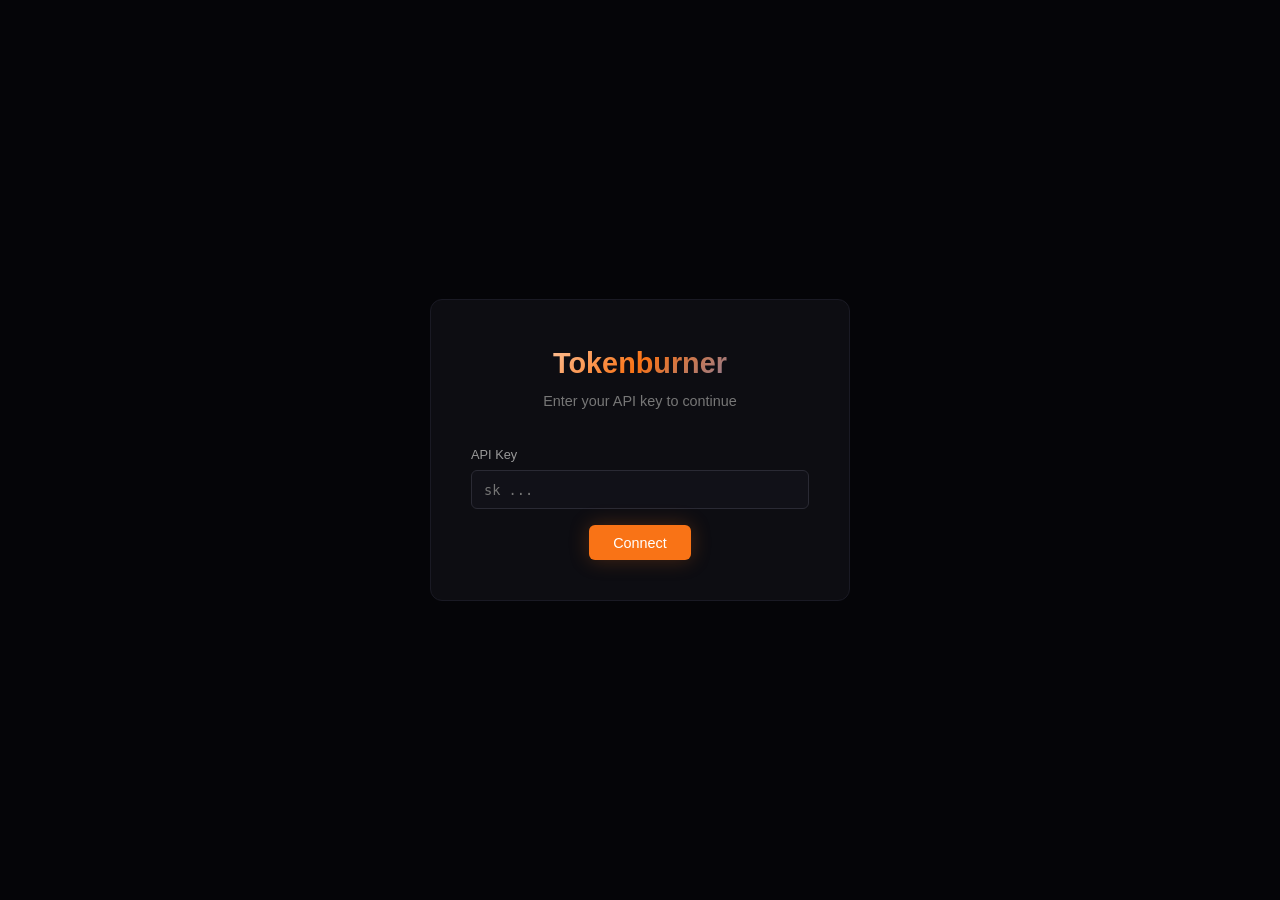
<file: product-template/static/index.html>
<!DOCTYPE html>
<html lang="en">
<head>
    <meta charset="UTF-8">
    <meta name="viewport" content="width=device-width, initial-scale=1.0">
    <title>Tokenburner Product</title>
    <style>
        * { margin: 0; padding: 0; box-sizing: border-box; }
        body {
            font-family: -apple-system, BlinkMacSystemFont, 'Segoe UI', Inter, sans-serif;
            background: #050508;
            color: #f0f0f0;
            min-height: 100vh;
            line-height: 1.6;
        }
        .page { max-width: 900px; margin: 0 auto; padding: 2rem; }

        /* ─── Auth Screen ─── */
        .auth-screen {
            display: flex; align-items: center; justify-content: center;
            min-height: 100vh;
        }
        .auth-box {
            background: #0d0d12; border: 1px solid #1a1a24; border-radius: 12px;
            padding: 2.5rem; width: 100%; max-width: 420px; text-align: center;
        }
        .auth-box h1 {
            font-size: 1.8rem; font-weight: 800; margin-bottom: 0.25rem;
            background: linear-gradient(135deg, #fff, #f97316, #3b82f6);
            -webkit-background-clip: text; -webkit-text-fill-color: transparent;
        }
        .auth-box .subtitle { color: #777; font-size: 0.9rem; margin-bottom: 2rem; }
        .auth-box label { display: block; text-align: left; color: #999; font-size: 0.8rem; margin-bottom: 0.3rem; }
        .auth-box input {
            width: 100%; padding: 0.65rem 0.75rem; margin-bottom: 1rem;
            background: #111118; border: 1px solid #2a2a34; border-radius: 6px;
            color: #f0f0f0; font-family: monospace; font-size: 0.85rem;
        }
        .auth-box input:focus { outline: none; border-color: #f97316; }
        .auth-box .error { color: #ef4444; font-size: 0.85rem; margin-bottom: 1rem; display: none; }
        .btn {
            display: inline-block; padding: 0.6rem 1.5rem; border-radius: 6px;
            font-size: 0.9rem; font-weight: 500; cursor: pointer; border: none;
            transition: all 0.2s;
        }
        .btn-primary {
            background: #f97316; color: white; box-shadow: 0 0 20px rgba(249,115,22,0.25);
        }
        .btn-primary:hover { background: #ea580c; }
        .btn-primary:disabled { opacity: 0.5; cursor: wait; }

        /* ─── User Picker ─── */
        .user-picker { display: none; margin-top: 1.5rem; }
        .user-picker h3 { font-size: 0.9rem; color: #999; margin-bottom: 0.75rem; }
        .user-card {
            display: flex; align-items: center; gap: 0.75rem;
            padding: 0.75rem 1rem; margin-bottom: 0.5rem;
            background: #111118; border: 1px solid #2a2a34; border-radius: 8px;
            cursor: pointer; transition: all 0.15s;
        }
        .user-card:hover { border-color: #f97316; background: #161620; }
        .user-avatar {
            width: 36px; height: 36px; border-radius: 50%;
            display: flex; align-items: center; justify-content: center;
            font-weight: 700; font-size: 0.85rem; color: white;
        }
        .user-avatar.admin { background: #f97316; }
        .user-avatar.editor { background: #3b82f6; }
        .user-avatar.viewer { background: #8b5cf6; }
        .user-info { text-align: left; }
        .user-info .name { font-weight: 600; font-size: 0.9rem; }
        .user-info .meta { color: #777; font-size: 0.75rem; }
        .role-badge {
            margin-left: auto; font-size: 0.7rem; padding: 0.2rem 0.5rem;
            border-radius: 4px; text-transform: uppercase; font-weight: 600;
        }
        .role-badge.admin { background: rgba(249,115,22,0.15); color: #f97316; }
        .role-badge.editor { background: rgba(59,130,246,0.15); color: #3b82f6; }
        .role-badge.viewer { background: rgba(139,92,246,0.15); color: #8b5cf6; }

        /* ─── Dashboard ─── */
        .dashboard { display: none; }
        .dash-header {
            display: flex; align-items: center; justify-content: space-between;
            padding: 1rem 0; border-bottom: 1px solid #1a1a24; margin-bottom: 1.5rem;
        }
        .dash-header .brand { font-weight: 700; font-size: 1.1rem; }
        .dash-header .user-badge {
            display: flex; align-items: center; gap: 0.5rem;
            font-size: 0.85rem; color: #999;
        }
        .dash-header .user-badge .dot {
            width: 8px; height: 8px; border-radius: 50%; background: #4ade80;
        }
        .btn-sm {
            padding: 0.3rem 0.75rem; font-size: 0.8rem; border-radius: 4px;
            background: #1a1a24; color: #999; border: 1px solid #2a2a34; cursor: pointer;
        }
        .btn-sm:hover { color: #f0f0f0; border-color: #444; }
        .section-title {
            font-size: 0.8rem; color: #666; text-transform: uppercase;
            letter-spacing: 0.05em; margin-bottom: 0.75rem; margin-top: 1.5rem;
        }
        .data-table { width: 100%; border-collapse: collapse; margin-bottom: 1rem; }
        .data-table th {
            text-align: left; font-size: 0.75rem; color: #666; text-transform: uppercase;
            padding: 0.5rem 0.75rem; border-bottom: 1px solid #1a1a24;
        }
        .data-table td {
            padding: 0.6rem 0.75rem; border-bottom: 1px solid #111118; font-size: 0.85rem;
        }
        .data-table tr:hover td { background: #0d0d12; }
        .badge {
            display: inline-block; font-size: 0.7rem; padding: 0.15rem 0.4rem;
            border-radius: 3px; font-weight: 600;
        }
        .badge-green { background: rgba(74,222,128,0.15); color: #4ade80; }
        .badge-yellow { background: rgba(250,204,21,0.15); color: #facc15; }
        .badge-red { background: rgba(239,68,68,0.15); color: #ef4444; }
        .db-mode {
            display: inline-block; font-size: 0.7rem; padding: 0.2rem 0.5rem;
            border-radius: 4px; background: rgba(249,115,22,0.1); color: #f97316;
        }
        .stats { display: flex; gap: 1rem; margin-bottom: 1.5rem; flex-wrap: wrap; }
        .stat-card {
            flex: 1; min-width: 120px; background: #0d0d12; border: 1px solid #1a1a24;
            border-radius: 8px; padding: 1rem; text-align: center;
        }
        .stat-card .value { font-size: 1.8rem; font-weight: 700; }
        .stat-card .label { font-size: 0.75rem; color: #777; }
        .footer {
            text-align: center; padding: 2rem 0; color: #444; font-size: 0.8rem;
            border-top: 1px solid #1a1a24; margin-top: 2rem;
        }
        .footer a { color: #f97316; text-decoration: none; }
    </style>
</head>
<body>

<!-- ─── Auth Screen ─── -->
<div class="auth-screen" id="authScreen">
    <div class="auth-box">
        <h1>Tokenburner</h1>
        <div class="subtitle">Enter your API key to continue</div>

        <div id="keyEntry">
            <label>API Key</label>
            <input type="text" id="apiKeyInput" placeholder="sk_..." autocomplete="off" spellcheck="false">
            <div class="error" id="authError"></div>
            <button class="btn btn-primary" id="connectBtn" onclick="connectKey()">Connect</button>
        </div>

        <div class="user-picker" id="userPicker">
            <h3>Sign in as</h3>
            <div id="userList"></div>
        </div>
    </div>
</div>

<!-- ─── Dashboard ─── -->
<div class="page dashboard" id="dashboard">
    <div class="dash-header">
        <div class="brand">Tokenburner <span class="db-mode" id="dbMode"></span></div>
        <div class="user-badge">
            <span class="dot"></span>
            <span id="currentUser"></span>
            <button class="btn-sm" onclick="window.location='/api-docs'" style="background:#1a3a1a;color:#4ade80;border-color:#2a4a2a">API Docs</button>
            <button class="btn-sm" onclick="signOut()">Sign Out</button>
        </div>
    </div>

    <div class="stats" id="stats"></div>

    <div class="section-title">Accounts</div>
    <table class="data-table" id="accountsTable">
        <thead><tr><th>ID</th><th>Name</th><th>Slug</th><th>Plan</th><th>Status</th></tr></thead>
        <tbody></tbody>
    </table>

    <div class="section-title">Users</div>
    <table class="data-table" id="usersTable">
        <thead><tr><th>ID</th><th>Name</th><th>Email</th><th>Role</th><th>Account</th><th>Status</th></tr></thead>
        <tbody></tbody>
    </table>

    <div class="section-title">Roles</div>
    <table class="data-table" id="rolesTable">
        <thead><tr><th>ID</th><th>Name</th><th>Description</th><th>Permissions</th></tr></thead>
        <tbody></tbody>
    </table>

    <div class="footer">
        &#x1F525; Brought to you by <a href="https://github.com/tokenburner-ai">tokenburner</a>
    </div>
</div>

<script>
let API_KEY = localStorage.getItem('tb_api_key') || '';
let CURRENT_USER = null;

// ─── API Helper ───
async function api(path, opts = {}) {
    const res = await fetch(path, {
        ...opts,
        headers: {
            'Authorization': `Bearer ${API_KEY}`,
            'Content-Type': 'application/json',
            ...(opts.headers || {}),
        },
    });
    if (res.status === 401) throw new Error('Invalid API key');
    if (!res.ok) throw new Error(`HTTP ${res.status}`);
    return res.json();
}

// ─── Auth Flow ───
async function connectKey() {
    const input = document.getElementById('apiKeyInput');
    const err = document.getElementById('authError');
    const btn = document.getElementById('connectBtn');
    API_KEY = input.value.trim();

    if (!API_KEY.startsWith('sk_')) {
        err.textContent = 'API key must start with sk_';
        err.style.display = 'block';
        return;
    }

    btn.disabled = true;
    btn.textContent = 'Connecting...';
    err.style.display = 'none';

    try {
        const users = await api('/api/users');
        localStorage.setItem('tb_api_key', API_KEY);
        showUserPicker(users);
    } catch (e) {
        err.textContent = e.message === 'Invalid API key'
            ? 'Invalid API key. Check your key and try again.'
            : 'Connection failed: ' + e.message;
        err.style.display = 'block';
    } finally {
        btn.disabled = false;
        btn.textContent = 'Connect';
    }
}

function showUserPicker(users) {
    document.getElementById('keyEntry').style.display = 'none';
    const picker = document.getElementById('userPicker');
    picker.style.display = 'block';

    const list = document.getElementById('userList');
    list.innerHTML = '';

    users.forEach(u => {
        const role = (u.role_name || 'user').toLowerCase();
        const initials = u.name.split(' ').map(w => w[0]).join('').slice(0, 2);
        const card = document.createElement('div');
        card.className = 'user-card';
        card.onclick = () => signIn(u);
        card.innerHTML = `
            <div class="user-avatar ${role}">${initials}</div>
            <div class="user-info">
                <div class="name">${u.name}</div>
                <div class="meta">${u.email}</div>
            </div>
            <span class="role-badge ${role}">${u.role_name || 'user'}</span>
        `;
        list.appendChild(card);
    });
}

function signIn(user) {
    CURRENT_USER = user;
    localStorage.setItem('tb_user', JSON.stringify(user));
    showDashboard();
}

function signOut() {
    CURRENT_USER = null;
    localStorage.removeItem('tb_user');
    localStorage.removeItem('tb_api_key');
    API_KEY = '';
    document.getElementById('authScreen').style.display = 'flex';
    document.getElementById('dashboard').style.display = 'none';
    document.getElementById('keyEntry').style.display = 'block';
    document.getElementById('userPicker').style.display = 'none';
    document.getElementById('apiKeyInput').value = '';
}

// ─── Dashboard ───
async function showDashboard() {
    document.getElementById('authScreen').style.display = 'none';
    document.getElementById('dashboard').style.display = 'block';
    document.getElementById('currentUser').textContent = CURRENT_USER.name;

    try {
        const [health, accounts, users, roles] = await Promise.all([
            api('/health'),
            api('/api/accounts'),
            api('/api/users'),
            api('/api/roles'),
        ]);

        // DB mode badge
        document.getElementById('dbMode').textContent = health.db_mode || 'unknown';

        // Stats
        document.getElementById('stats').innerHTML = `
            <div class="stat-card"><div class="value">${accounts.length}</div><div class="label">Accounts</div></div>
            <div class="stat-card"><div class="value">${users.length}</div><div class="label">Users</div></div>
            <div class="stat-card"><div class="value">${roles.length}</div><div class="label">Roles</div></div>
            <div class="stat-card"><div class="value" style="color:#4ade80">&#x2713;</div><div class="label">API Connected</div></div>
        `;

        // Accounts table
        const atb = document.querySelector('#accountsTable tbody');
        atb.innerHTML = accounts.map(a => `<tr>
            <td>${a.id}</td><td>${a.name}</td><td><code>${a.slug}</code></td>
            <td>${a.plan}</td>
            <td>${a.active ? '<span class="badge badge-green">active</span>' : '<span class="badge badge-red">inactive</span>'}</td>
        </tr>`).join('');

        // Users table
        const utb = document.querySelector('#usersTable tbody');
        utb.innerHTML = users.map(u => `<tr>
            <td>${u.id}</td><td>${u.name}</td><td>${u.email}</td>
            <td><span class="role-badge ${(u.role_name||'').toLowerCase()}">${u.role_name || '—'}</span></td>
            <td>${u.account_name}</td>
            <td>${u.active ? '<span class="badge badge-green">active</span>' : '<span class="badge badge-red">inactive</span>'}</td>
        </tr>`).join('');

        // Roles table
        const rtb = document.querySelector('#rolesTable tbody');
        rtb.innerHTML = roles.map(r => `<tr>
            <td>${r.id}</td><td>${r.name}</td><td>${r.description || '—'}</td>
            <td>${(r.permissions || '').split(',').map(p => `<span class="badge badge-yellow">${p.trim()}</span>`).join(' ')}</td>
        </tr>`).join('');

    } catch (e) {
        document.getElementById('stats').innerHTML =
            `<div class="stat-card" style="flex:1"><div class="value" style="color:#ef4444">!</div><div class="label">${e.message}</div></div>`;
    }
}

// ─── Auto-resume session ───
(async function init() {
    const savedUser = localStorage.getItem('tb_user');
    const savedKey = localStorage.getItem('tb_api_key');
    if (savedKey && savedUser) {
        API_KEY = savedKey;
        try {
            CURRENT_USER = JSON.parse(savedUser);
            await api('/health'); // verify key still works
            showDashboard();
        } catch {
            signOut();
        }
    }

    // Enter key submits
    document.getElementById('apiKeyInput').addEventListener('keydown', e => {
        if (e.key === 'Enter') connectKey();
    });
})();
</script>
</body>
</html>
</file>
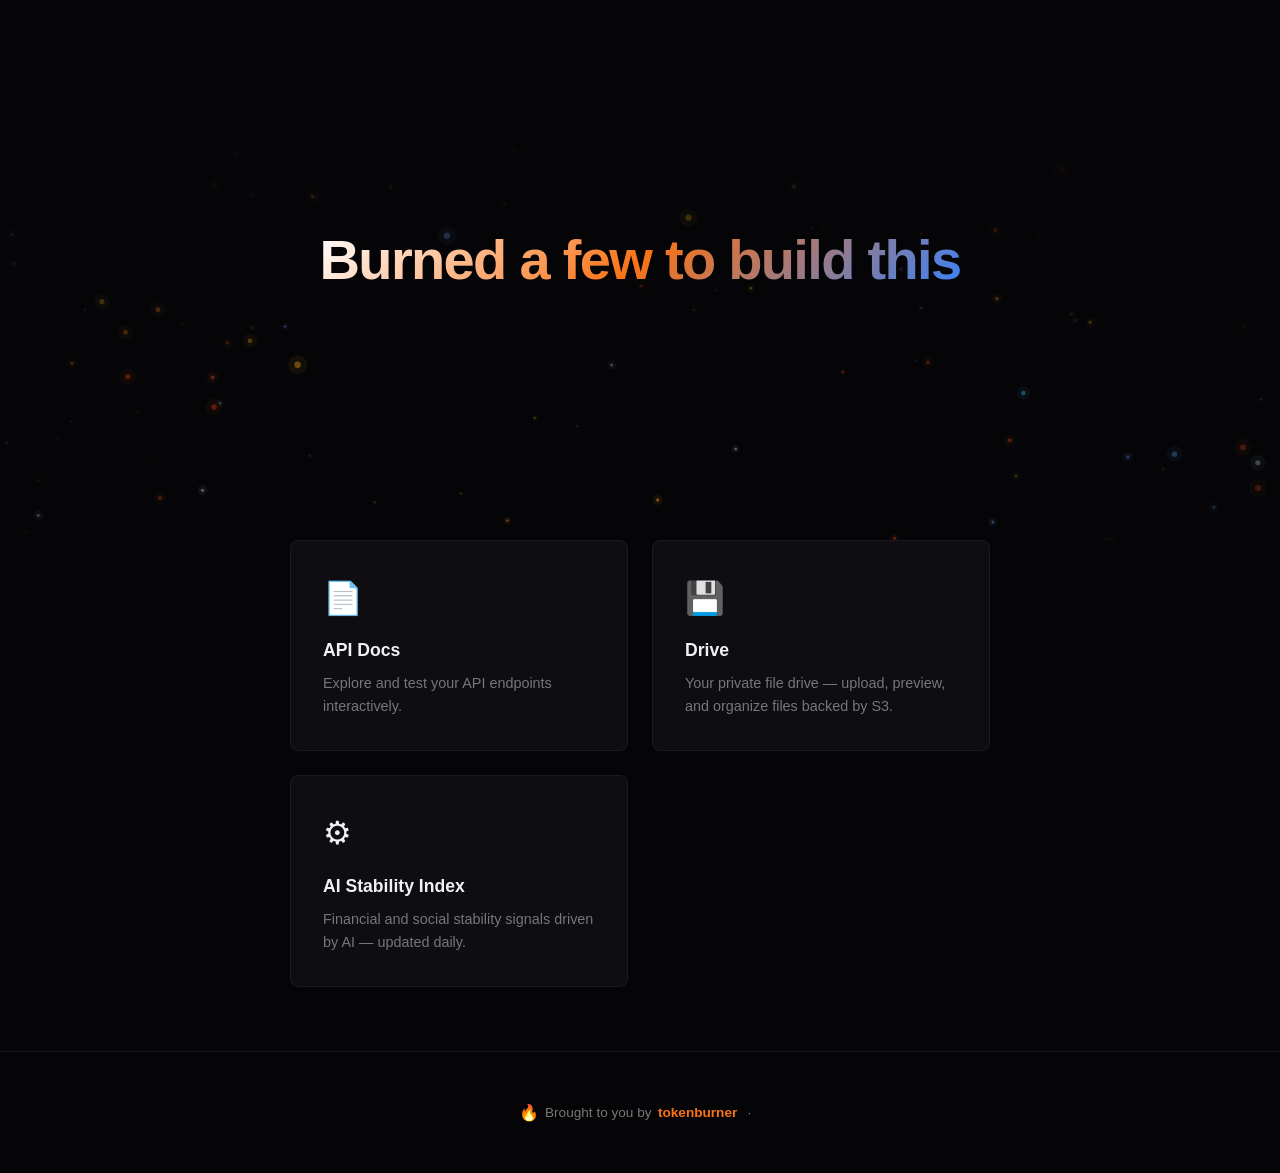
<file: website/static/index.html>
<!DOCTYPE html>
<html lang="en">
<head>
    <meta charset="UTF-8">
    <meta name="viewport" content="width=device-width, initial-scale=1.0">
    <title>Your Product</title>
    <link rel="stylesheet" href="style.css">
    <style>
        .cards {
            display: grid;
            grid-template-columns: repeat(auto-fit, minmax(280px, 1fr));
            gap: 1.5rem;
            max-width: 700px;
            margin: 0 auto;
        }
        .card {
            background: var(--surface);
            border: 1px solid var(--border);
            border-radius: var(--radius);
            padding: 2rem;
            text-decoration: none;
            color: inherit;
            transition: border-color 0.2s, box-shadow 0.2s;
            display: block;
        }
        .card:hover {
            border-color: var(--accent);
            box-shadow: 0 0 24px var(--accent-glow);
        }
        .card-icon { font-size: 2rem; margin-bottom: 0.75rem; }
        .card h3 { font-size: 1.1rem; margin-bottom: 0.5rem; }
        .card p { color: var(--text-muted); font-size: 0.9rem; }
        .hero-cards {
            position: relative;
            z-index: 1;
            padding: 0 2rem 4rem;
        }
    </style>
</head>
<body>
    <section class="hero" style="min-height:60vh">
        <div class="hero-backdrop">
            <canvas id="flames"></canvas>
        </div>
        <div class="hero-content">
            <h1>Burned a few to build this</h1>
        </div>
    </section>

    <div class="hero-cards">
        <div class="cards">
            <a href="/docs" class="card">
                <div class="card-icon">&#128196;</div>
                <h3>API Docs</h3>
                <p>Explore and test your API endpoints interactively.</p>
            </a>
            <a href="/drive" class="card">
                <div class="card-icon">&#128190;</div>
                <h3>Drive</h3>
                <p>Your private file drive — upload, preview, and organize files backed by S3.</p>
            </a>
            <a href="https://tokenburner.ai/clock" class="card" target="_blank" rel="noopener">
                <div class="card-icon">&#9881;</div>
                <h3>AI Stability Index</h3>
                <p>Financial and social stability signals driven by AI — updated daily.</p>
            </a>
        </div>
    </div>

    <footer>
        <div class="footer-brand">
            <span class="footer-flame">&#x1F525;</span>
            Brought to you by <a href="https://github.com/tokenburner-ai">tokenburner</a>
            &nbsp;&middot;&nbsp;
            <script src="https://tokenburner.ai/cascade-widget.js"></script>
            <div id="tb-cascade" style="display:inline-flex"></div>
        </div>
    </footer>

    <script>
    (function() {
        const canvas = document.getElementById('flames');
        const ctx = canvas.getContext('2d');
        let particles = [];
        let w, h;

        function resize() {
            const hero = canvas.parentElement;
            w = canvas.width = hero.offsetWidth;
            h = canvas.height = hero.offsetHeight;
        }

        function Particle() { this.reset(); }

        Particle.prototype.reset = function() {
            this.x = Math.random() * w;
            this.y = h + Math.random() * 40;
            this.vx = (Math.random() - 0.5) * 0.8;
            this.vy = -(1.5 + Math.random() * 2.5);
            this.life = 1;
            this.decay = 0.005 + Math.random() * 0.015;
            this.size = 1 + Math.random() * 2.5;
            const t = Math.random();
            if (t < 0.4) {
                this.r = 255; this.g = 120 + Math.random() * 80; this.b = 20;
            } else if (t < 0.7) {
                this.r = 255; this.g = 60 + Math.random() * 40; this.b = 10;
            } else if (t < 0.9) {
                this.r = 80 + Math.random() * 60; this.g = 140 + Math.random() * 80; this.b = 255;
            } else {
                this.r = 200 + Math.random() * 55; this.g = 200 + Math.random() * 55; this.b = 255;
            }
        };

        Particle.prototype.update = function() {
            this.x += this.vx + (Math.random() - 0.5) * 0.3;
            this.vy *= 0.995;
            this.y += this.vy;
            this.life -= this.decay;
            if (this.life <= 0) this.reset();
        };

        Particle.prototype.draw = function() {
            const alpha = this.life * 0.7;
            ctx.beginPath();
            ctx.arc(this.x, this.y, this.size * this.life, 0, Math.PI * 2);
            ctx.fillStyle = `rgba(${this.r},${this.g},${this.b},${alpha})`;
            ctx.fill();
            ctx.beginPath();
            ctx.arc(this.x, this.y, this.size * this.life * 3, 0, Math.PI * 2);
            ctx.fillStyle = `rgba(${this.r},${this.g},${this.b},${alpha * 0.15})`;
            ctx.fill();
        };

        function init() {
            resize();
            const count = Math.min(Math.floor(w * 0.15), 200);
            particles = [];
            for (let i = 0; i < count; i++) {
                const p = new Particle();
                p.y = Math.random() * h;
                p.life = Math.random();
                particles.push(p);
            }
        }

        function loop() {
            ctx.clearRect(0, 0, w, h);
            for (const p of particles) { p.update(); p.draw(); }
            requestAnimationFrame(loop);
        }

        window.addEventListener('resize', () => { resize(); init(); });
        init();
        loop();
    })();
    </script>
</body>
</html>
</file>
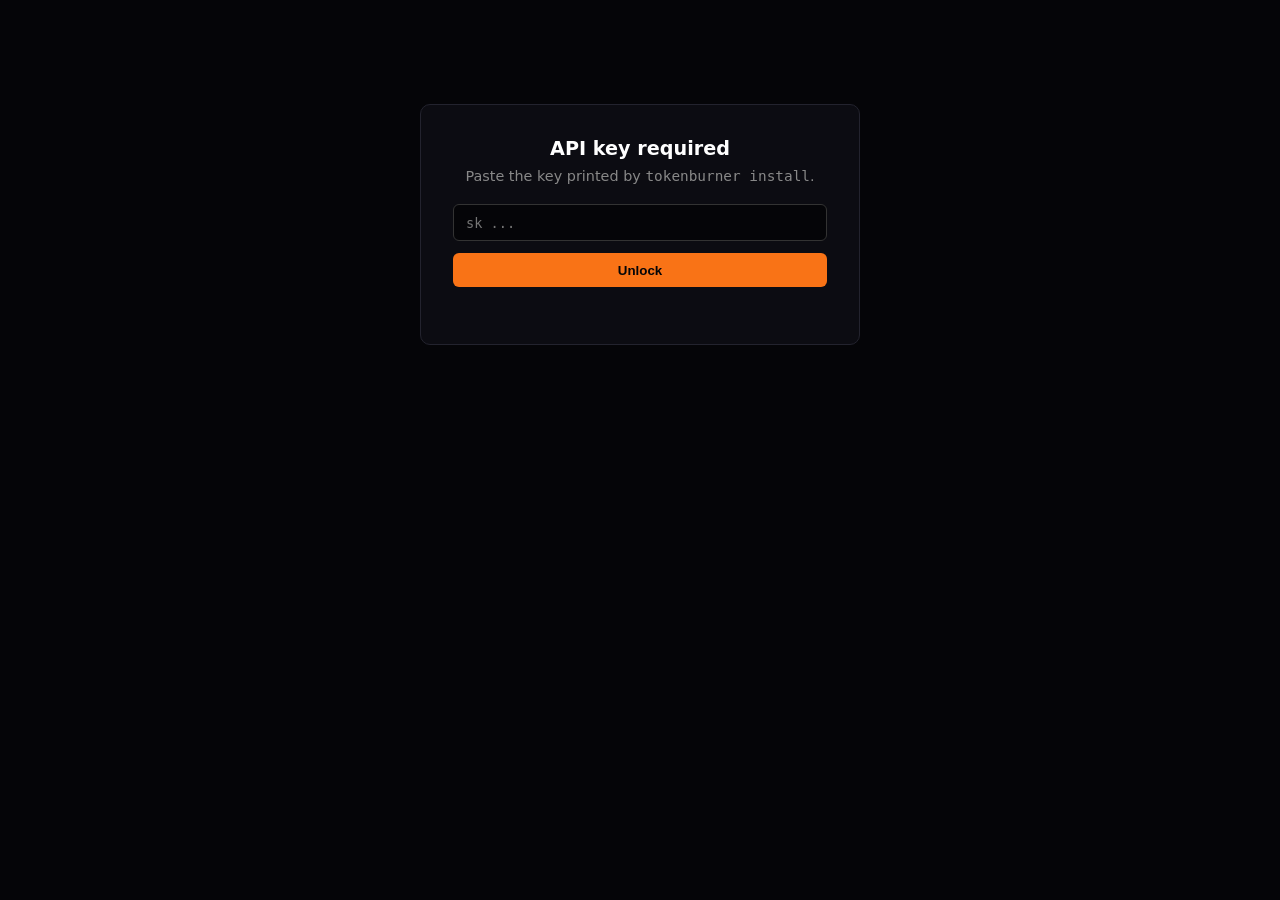
<file: base-stack/dashboard/static/index.html>
<!DOCTYPE html>
<html lang="en">
<head>
<meta charset="utf-8">
<meta name="viewport" content="width=device-width,initial-scale=1">
<title>Tokenburner</title>
<style>
  * { margin: 0; padding: 0; box-sizing: border-box; }
  body {
    font-family: -apple-system, BlinkMacSystemFont, "Segoe UI", system-ui, sans-serif;
    background: #050508;
    color: #f0f0f0;
    min-height: 100vh;
    padding: 2.5rem 1.5rem 4rem;
  }
  header {
    max-width: 1100px;
    margin: 0 auto 2.5rem;
    display: flex;
    align-items: center;
    justify-content: space-between;
    gap: 1rem;
  }
  .brand {
    display: flex;
    align-items: center;
    gap: 0.75rem;
  }
  .flame { font-size: 1.75rem; line-height: 1; }
  h1 {
    font-size: 1.5rem;
    font-weight: 800;
    background: linear-gradient(135deg, #fff, #f97316, #3b82f6);
    -webkit-background-clip: text;
    -webkit-text-fill-color: transparent;
    background-clip: text;
  }
  .key-widget {
    display: flex;
    align-items: center;
    gap: 0.5rem;
    background: #111118;
    border: 1px solid #23232e;
    padding: 0.45rem 0.75rem;
    border-radius: 6px;
    font-size: 0.85rem;
    color: #999;
  }
  .key-widget code {
    color: #f97316;
    font-family: "SF Mono", Menlo, monospace;
    font-size: 0.8rem;
  }
  .key-widget button {
    background: transparent;
    color: #888;
    border: 1px solid #333;
    padding: 0.15rem 0.5rem;
    border-radius: 4px;
    font-size: 0.75rem;
    cursor: pointer;
  }
  .key-widget button:hover { color: #f97316; border-color: #f97316; }

  main { max-width: 1100px; margin: 0 auto; }

  .intro {
    color: #888;
    margin-bottom: 2rem;
    font-size: 0.95rem;
  }

  #gate {
    max-width: 440px;
    margin: 4rem auto;
    background: #0c0c12;
    border: 1px solid #23232e;
    padding: 2rem;
    border-radius: 10px;
    text-align: center;
  }
  #gate h2 { margin-bottom: 0.5rem; color: #fff; font-size: 1.2rem; }
  #gate p { color: #888; font-size: 0.9rem; margin-bottom: 1.25rem; }
  #gate input {
    width: 100%;
    background: #050508;
    border: 1px solid #333;
    color: #fff;
    padding: 0.6rem 0.75rem;
    border-radius: 6px;
    font-family: "SF Mono", Menlo, monospace;
    font-size: 0.85rem;
    margin-bottom: 0.75rem;
  }
  #gate input:focus { outline: none; border-color: #f97316; }
  #gate button {
    width: 100%;
    background: #f97316;
    color: #050508;
    border: none;
    padding: 0.6rem;
    border-radius: 6px;
    font-weight: 600;
    cursor: pointer;
  }
  #gate-error { color: #f87171; font-size: 0.85rem; margin-top: 0.5rem; min-height: 1.2em; }

  .cards {
    display: grid;
    grid-template-columns: repeat(auto-fill, minmax(280px, 1fr));
    gap: 1rem;
  }
  .card {
    background: #0c0c12;
    border: 1px solid #23232e;
    border-radius: 10px;
    padding: 1.25rem;
    transition: border-color 0.15s, transform 0.15s;
  }
  .card:hover { border-color: #f97316; transform: translateY(-2px); }
  .card h3 {
    font-size: 1.05rem;
    margin-bottom: 0.35rem;
    color: #fff;
    display: flex;
    align-items: center;
    gap: 0.5rem;
  }
  .card .dot { width: 8px; height: 8px; border-radius: 50%; background: #22c55e; }
  .card .dot.unknown { background: #555; }
  .card .dot.error { background: #f87171; }
  .card p {
    color: #888;
    font-size: 0.85rem;
    margin-bottom: 1rem;
    line-height: 1.45;
  }
  .card .links {
    display: flex;
    gap: 0.75rem;
    flex-wrap: wrap;
    font-size: 0.85rem;
  }
  .card .links a {
    color: #f97316;
    text-decoration: none;
    border: 1px solid #333;
    padding: 0.3rem 0.65rem;
    border-radius: 5px;
    transition: border-color 0.15s, color 0.15s;
  }
  .card .links a:hover { border-color: #f97316; color: #fff; }

  .empty {
    text-align: center;
    color: #666;
    padding: 4rem 1rem;
    border: 1px dashed #23232e;
    border-radius: 10px;
  }
  .empty h3 { color: #aaa; margin-bottom: 0.5rem; }
  .empty code {
    color: #f97316;
    font-family: "SF Mono", Menlo, monospace;
    font-size: 0.85rem;
    background: #111118;
    padding: 0.2rem 0.5rem;
    border-radius: 4px;
  }

  .ai-impact {
    max-width: 1100px;
    margin: 2.5rem auto 0;
    background: #0c0c12;
    border: 1px solid #23232e;
    border-radius: 10px;
    padding: 1rem 1.25rem;
    display: flex;
    align-items: center;
    justify-content: space-between;
    gap: 1rem;
    flex-wrap: wrap;
  }
  .ai-impact .ai-label {
    font-size: 0.75rem;
    font-weight: 700;
    color: #555;
    text-transform: uppercase;
    letter-spacing: 0.1em;
  }
  .ai-impact .ai-chips { display: flex; gap: 0.5rem; align-items: center; }
  .ai-chip {
    display: inline-flex; align-items: center; gap: 5px;
    font-size: 0.78rem; font-weight: 700;
    padding: 0.28rem 0.65rem; border-radius: 5px;
    text-decoration: none; border: 1px solid transparent;
    transition: opacity .15s; white-space: nowrap;
  }
  .ai-chip .dot { width: 6px; height: 6px; border-radius: 50%; }
  .ai-chip.pos { color:#4ade80; border-color:rgba(74,222,128,.25); background:rgba(74,222,128,.07); }
  .ai-chip.pos .dot { background:#4ade80; }
  .ai-chip.neu { color:#fbbf24; border-color:rgba(251,191,36,.25); background:rgba(251,191,36,.07); }
  .ai-chip.neu .dot { background:#fbbf24; }
  .ai-chip.neg { color:#f87171; border-color:rgba(248,113,113,.25); background:rgba(248,113,113,.07); }
  .ai-chip.neg .dot { background:#f87171; }
  .ai-chip:hover { opacity: .75; }
  .ai-impact .ai-link {
    font-size: 0.78rem; color: #f97316; text-decoration: none;
  }
  .ai-impact .ai-link:hover { color: #fbbf24; }

  footer {
    max-width: 1100px;
    margin: 1.5rem auto 0;
    color: #555;
    font-size: 0.8rem;
    text-align: center;
  }
  footer a { color: #777; }
</style>
</head>
<body>

<div id="gate" hidden>
  <h2>API key required</h2>
  <p>Paste the key printed by <code>tokenburner install</code>.</p>
  <input id="gate-input" type="password" placeholder="sk_..." autocomplete="off">
  <button id="gate-submit">Unlock</button>
  <div id="gate-error"></div>
</div>

<div id="app" hidden>
  <header>
    <div class="brand">
      <span class="flame">&#x1F525;</span>
      <h1>Tokenburner</h1>
    </div>
    <div class="key-widget">
      <span>key</span>
      <code id="key-preview">sk_…</code>
      <button id="logout">Forget</button>
    </div>
  </header>

  <main>
    <p class="intro">Installed features in this stack. Each card links to its own API docs and health status.</p>
    <div id="cards" class="cards"></div>
  </main>

  <div class="ai-impact" id="ai-impact" hidden>
    <span class="ai-label">AI Stability Index</span>
    <div class="ai-chips" id="ai-chips"></div>
    <a class="ai-link" href="https://tokenburner.ai/clock" target="_blank" rel="noopener">View full clock →</a>
  </div>

  <footer>
    <a href="https://github.com/tokenburner-ai">tokenburner-ai</a> · self-hosted on your AWS account
  </footer>
</div>

<script>
const KEY_STORAGE = "tokenburner_api_key";

function getKey() {
  const urlKey = new URLSearchParams(location.search).get("key");
  if (urlKey) {
    sessionStorage.setItem(KEY_STORAGE, urlKey);
    history.replaceState({}, "", location.pathname);
    return urlKey;
  }
  return sessionStorage.getItem(KEY_STORAGE);
}

function setKey(k) { sessionStorage.setItem(KEY_STORAGE, k); }
function clearKey() { sessionStorage.removeItem(KEY_STORAGE); }

async function verifyKey(key) {
  const resp = await fetch("/api/key/verify", { headers: { "X-API-Key": key } });
  return resp.ok ? resp.json() : null;
}

async function loadFeatures(key) {
  const resp = await fetch("/api/features", { headers: { "X-API-Key": key } });
  if (!resp.ok) return [];
  const data = await resp.json();
  return data.features || [];
}

async function checkHealth(url) {
  if (!url) return "unknown";
  try {
    const resp = await fetch(url, { method: "GET", mode: "no-cors", cache: "no-store" });
    return "ok";
  } catch {
    return "error";
  }
}

function renderCards(features, key) {
  const host = document.getElementById("cards");
  host.innerHTML = "";
  if (!features.length) {
    host.innerHTML = `
      <div class="empty" style="grid-column: 1/-1;">
        <h3>No features installed yet</h3>
        <p>Add features from the manifest:</p>
        <p style="margin-top: .75rem;"><code>tokenburner install</code></p>
      </div>`;
    return;
  }
  for (const f of features) {
    const card = document.createElement("div");
    card.className = "card";
    const url = f.url || "";
    const docsUrl = f.docs_url || (url ? url + "/docs" : "");
    const withKey = (u) => u && key ? (u + (u.includes("?") ? "&" : "?") + "key=" + encodeURIComponent(key)) : u;
    card.innerHTML = `
      <h3><span class="dot unknown"></span>${f.title || f.name}</h3>
      <p>${f.description || ""}</p>
      <div class="links">
        ${url ? `<a href="${withKey(url)}" target="_blank" rel="noopener">Open</a>` : ""}
        ${docsUrl ? `<a href="${withKey(docsUrl)}" target="_blank" rel="noopener">API docs</a>` : ""}
      </div>`;
    host.appendChild(card);
  }
}

async function showApp(key) {
  document.getElementById("gate").hidden = true;
  document.getElementById("app").hidden = false;
  document.getElementById("key-preview").textContent = key.slice(0, 6) + "…" + key.slice(-4);
  const features = await loadFeatures(key);
  renderCards(features, key);
}

function showGate(errorMsg) {
  document.getElementById("app").hidden = true;
  document.getElementById("gate").hidden = false;
  document.getElementById("gate-error").textContent = errorMsg || "";
}

async function init() {
  const key = getKey();
  if (!key) return showGate();
  const verified = await verifyKey(key);
  if (!verified) {
    clearKey();
    return showGate("Key rejected. Try again.");
  }
  showApp(key);
}

document.getElementById("gate-submit").addEventListener("click", async () => {
  const k = document.getElementById("gate-input").value.trim();
  if (!k) return;
  const ok = await verifyKey(k);
  if (!ok) {
    document.getElementById("gate-error").textContent = "That key didn't work.";
    return;
  }
  setKey(k);
  showApp(k);
});

document.getElementById("gate-input").addEventListener("keydown", (e) => {
  if (e.key === "Enter") document.getElementById("gate-submit").click();
});

document.getElementById("logout").addEventListener("click", () => {
  clearKey();
  location.reload();
});

init();

// AI Stability Index widget — loads from tokenburner.ai clock API
(function loadCascade() {
  const CLOCK_API = 'https://tokenburner.ai/api/cascade';
  fetch(CLOCK_API)
    .then(r => r.ok ? r.json() : null)
    .catch(() => null)
    .then(data => {
      if (!data) return;
      const fin = data.financial;
      const soc = data.social;
      if (!fin && !soc) return;
      const cls = b => b > 15 ? 'pos' : b < -15 ? 'neg' : 'neu';
      const sign = b => b >= 0 ? '+' : '';
      const chips = document.getElementById('ai-chips');
      if (fin) {
        const a = document.createElement('a');
        a.className = 'ai-chip ' + cls(fin.bearing);
        a.href = 'https://tokenburner.ai/clock';
        a.target = '_blank'; a.rel = 'noopener';
        a.innerHTML = `<span class="dot"></span>Financial ${sign(fin.bearing)}${fin.bearing}`;
        chips.appendChild(a);
      }
      if (soc) {
        const a = document.createElement('a');
        a.className = 'ai-chip ' + cls(soc.bearing);
        a.href = 'https://tokenburner.ai/clock';
        a.target = '_blank'; a.rel = 'noopener';
        a.innerHTML = `<span class="dot"></span>Social ${sign(soc.bearing)}${soc.bearing}`;
        chips.appendChild(a);
      }
      document.getElementById('ai-impact').hidden = false;
    });
})();
</script>

</body>
</html>
</file>
<file: website/static/style.css>
* { margin: 0; padding: 0; box-sizing: border-box; }

:root {
    --bg: #050508;
    --surface: #0d0d12;
    --border: #1a1a24;
    --text: #f0f0f0;
    --text-muted: #777;
    --accent: #f97316;
    --accent-hover: #ea580c;
    --accent-glow: rgba(249, 115, 22, 0.25);
    --blue: #3b82f6;
    --radius: 8px;
}

body {
    font-family: -apple-system, BlinkMacSystemFont, 'Segoe UI', Inter, sans-serif;
    background: var(--bg);
    color: var(--text);
    line-height: 1.6;
}

/* Nav */
nav {
    position: fixed;
    top: 0;
    width: 100%;
    background: rgba(5, 5, 8, 0.85);
    backdrop-filter: blur(16px);
    border-bottom: 1px solid var(--border);
    z-index: 100;
}
.nav-inner {
    max-width: 1100px;
    margin: 0 auto;
    padding: 1rem 2rem;
    display: flex;
    align-items: center;
    justify-content: space-between;
}
.logo {
    font-size: 1.25rem;
    font-weight: 700;
    color: var(--text);
    text-decoration: none;
}
.nav-links {
    display: flex;
    align-items: center;
    gap: 1.5rem;
}
.nav-links a {
    color: var(--text-muted);
    text-decoration: none;
    font-size: 0.9rem;
    transition: color 0.2s;
}
.nav-links a:hover { color: var(--text); }

/* Buttons */
.btn {
    display: inline-block;
    padding: 0.5rem 1.25rem;
    border-radius: var(--radius);
    font-size: 0.9rem;
    font-weight: 500;
    text-decoration: none;
    transition: all 0.2s;
    cursor: pointer;
}
.btn-primary {
    background: var(--accent);
    color: white;
    border: 1px solid var(--accent);
    box-shadow: 0 0 20px var(--accent-glow);
}
.btn-primary:hover {
    background: var(--accent-hover);
    box-shadow: 0 0 30px var(--accent-glow);
}
.btn-outline {
    background: transparent;
    color: var(--text);
    border: 1px solid var(--border);
}
.btn-outline:hover { border-color: var(--text-muted); }
.btn-large { padding: 0.75rem 2rem; font-size: 1rem; }

/* Hero */
.hero {
    position: relative;
    min-height: 100vh;
    display: flex;
    align-items: center;
    justify-content: center;
    overflow: hidden;
}
.hero-backdrop {
    position: absolute;
    inset: 0;
    z-index: 0;
}
.hero-backdrop canvas {
    width: 100%;
    height: 100%;
    display: block;
}
/* Radial vignette over the particle canvas */
.hero-backdrop::after {
    content: '';
    position: absolute;
    inset: 0;
    background: radial-gradient(
        ellipse 80% 60% at 50% 80%,
        transparent 0%,
        var(--bg) 100%
    );
    pointer-events: none;
}
.hero-content {
    position: relative;
    z-index: 1;
    max-width: 800px;
    padding: 2rem;
    text-align: center;
}
.hero-content h1 {
    font-size: 3.5rem;
    font-weight: 800;
    line-height: 1.05;
    margin-bottom: 1.25rem;
    letter-spacing: -0.03em;
    background: linear-gradient(135deg, #fff 0%, #f97316 50%, #3b82f6 100%);
    -webkit-background-clip: text;
    -webkit-text-fill-color: transparent;
    background-clip: text;
}
.hero-content p {
    font-size: 1.2rem;
    color: var(--text-muted);
    margin-bottom: 2.5rem;
    max-width: 550px;
    margin-left: auto;
    margin-right: auto;
}
.hero-actions {
    display: flex;
    gap: 1rem;
    justify-content: center;
}

/* Features */
.features {
    max-width: 1100px;
    margin: 0 auto;
    padding: 6rem 2rem;
}
.features h2 {
    text-align: center;
    font-size: 2rem;
    margin-bottom: 3rem;
}
.feature-grid {
    display: grid;
    grid-template-columns: repeat(auto-fit, minmax(280px, 1fr));
    gap: 1.5rem;
}
.feature-card {
    background: var(--surface);
    border: 1px solid var(--border);
    border-radius: var(--radius);
    padding: 2rem;
    transition: border-color 0.3s;
}
.feature-card:hover {
    border-color: var(--accent);
}
.feature-card h3 {
    font-size: 1.1rem;
    margin-bottom: 0.75rem;
}
.feature-card p {
    color: var(--text-muted);
    font-size: 0.95rem;
}

/* Pricing */
.pricing {
    max-width: 800px;
    margin: 0 auto;
    padding: 6rem 2rem;
}
.pricing h2 {
    text-align: center;
    font-size: 2rem;
    margin-bottom: 3rem;
}
.pricing-grid {
    display: grid;
    grid-template-columns: repeat(auto-fit, minmax(280px, 1fr));
    gap: 1.5rem;
}
.pricing-card {
    background: var(--surface);
    border: 1px solid var(--border);
    border-radius: var(--radius);
    padding: 2.5rem;
    text-align: center;
    transition: border-color 0.3s;
}
.pricing-card:hover { border-color: var(--accent); }
.pricing-card.featured {
    border-color: var(--accent);
    box-shadow: 0 0 40px rgba(249, 115, 22, 0.08);
}
.pricing-card h3 {
    font-size: 1.1rem;
    margin-bottom: 1rem;
    color: var(--text-muted);
    text-transform: uppercase;
    letter-spacing: 0.05em;
}
.price {
    font-size: 2.5rem;
    font-weight: 700;
    margin-bottom: 1.5rem;
}
.price span {
    font-size: 1rem;
    color: var(--text-muted);
    font-weight: 400;
}
.pricing-card ul {
    list-style: none;
    margin-bottom: 2rem;
}
.pricing-card li {
    padding: 0.5rem 0;
    color: var(--text-muted);
    font-size: 0.95rem;
    border-bottom: 1px solid var(--border);
}
.pricing-card li:last-child { border-bottom: none; }

/* Footer */
footer {
    text-align: center;
    padding: 3rem 2rem;
    border-top: 1px solid var(--border);
}
.footer-brand {
    color: var(--text-muted);
    font-size: 0.85rem;
    display: flex;
    align-items: center;
    justify-content: center;
    gap: 0.4rem;
}
.footer-brand a {
    color: var(--accent);
    text-decoration: none;
    font-weight: 600;
    transition: color 0.2s;
}
.footer-brand a:hover {
    color: var(--accent-hover);
}
.footer-flame {
    font-size: 1rem;
    filter: brightness(1.2);
}

/* Mobile */
@media (max-width: 640px) {
    .hero-content h1 { font-size: 2.2rem; }
    .nav-links a:not(.btn) { display: none; }
    .hero-actions { flex-direction: column; align-items: center; }
}
</file>
